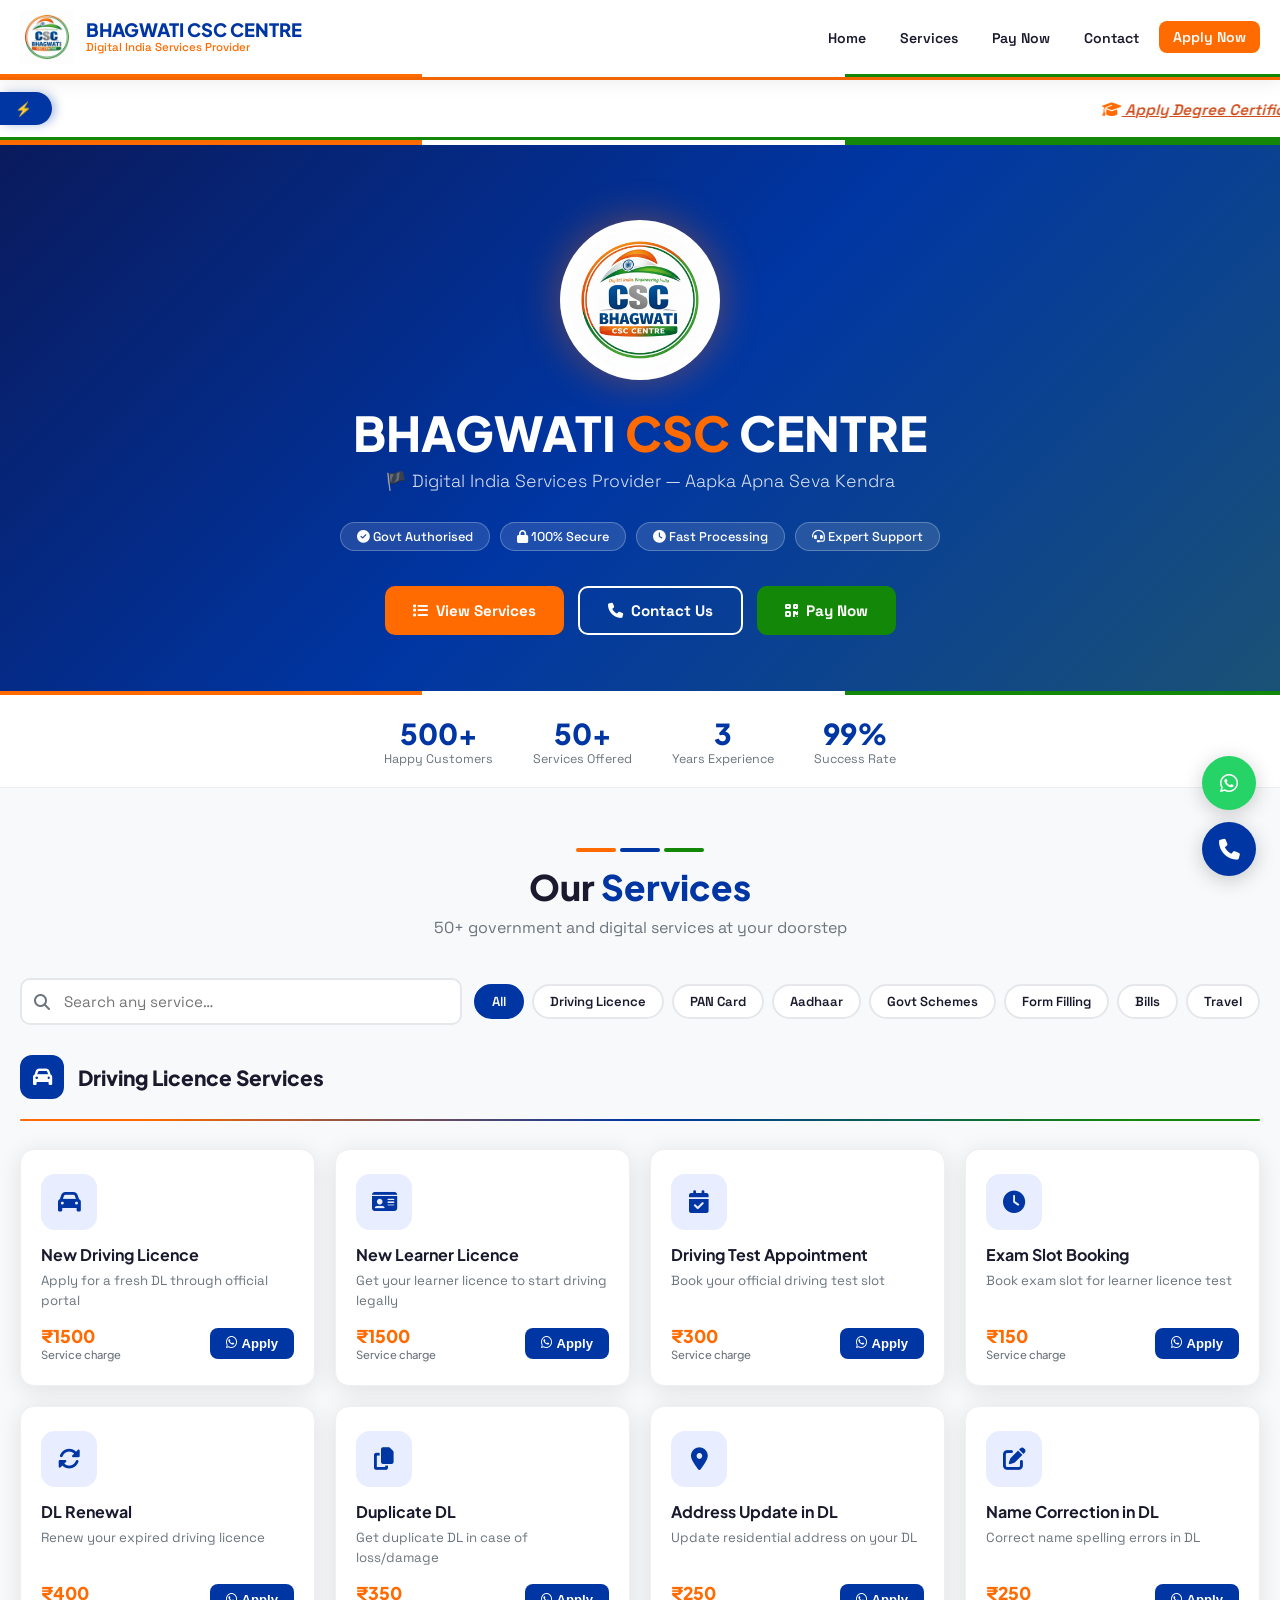
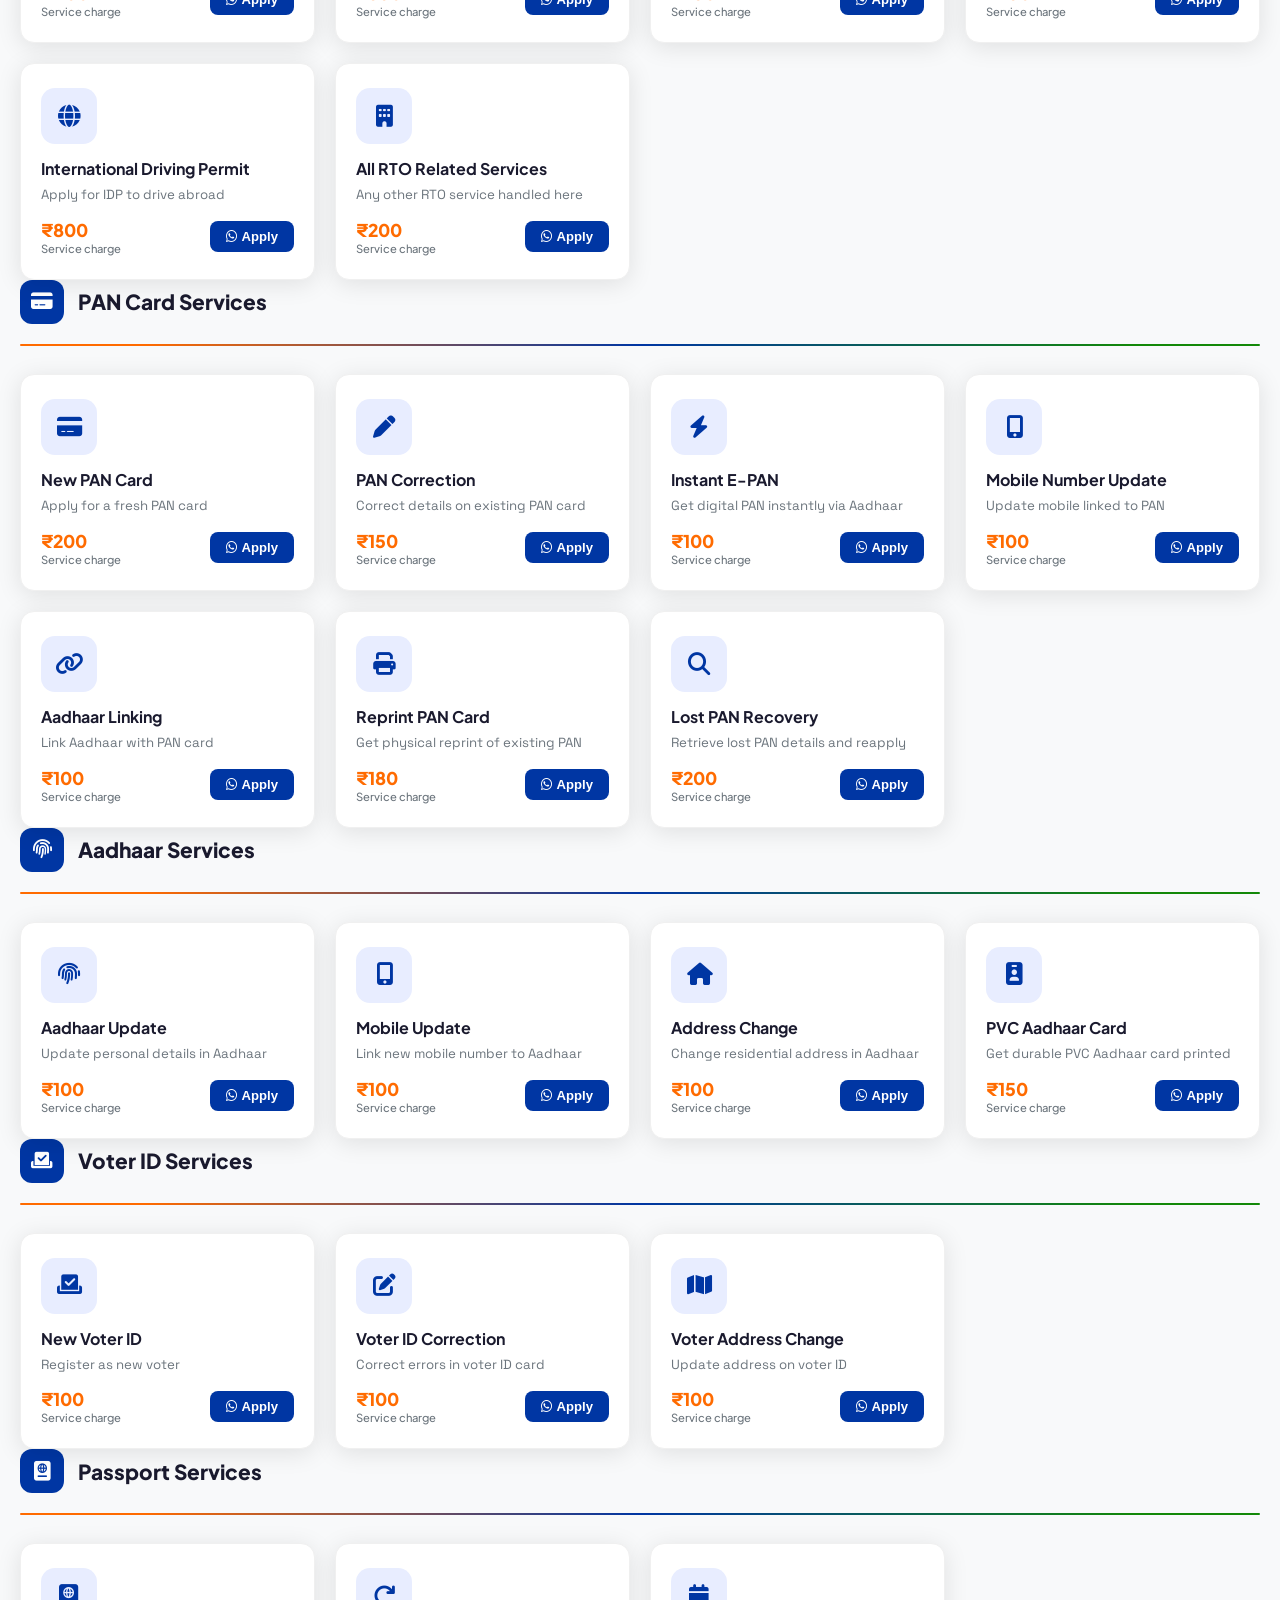
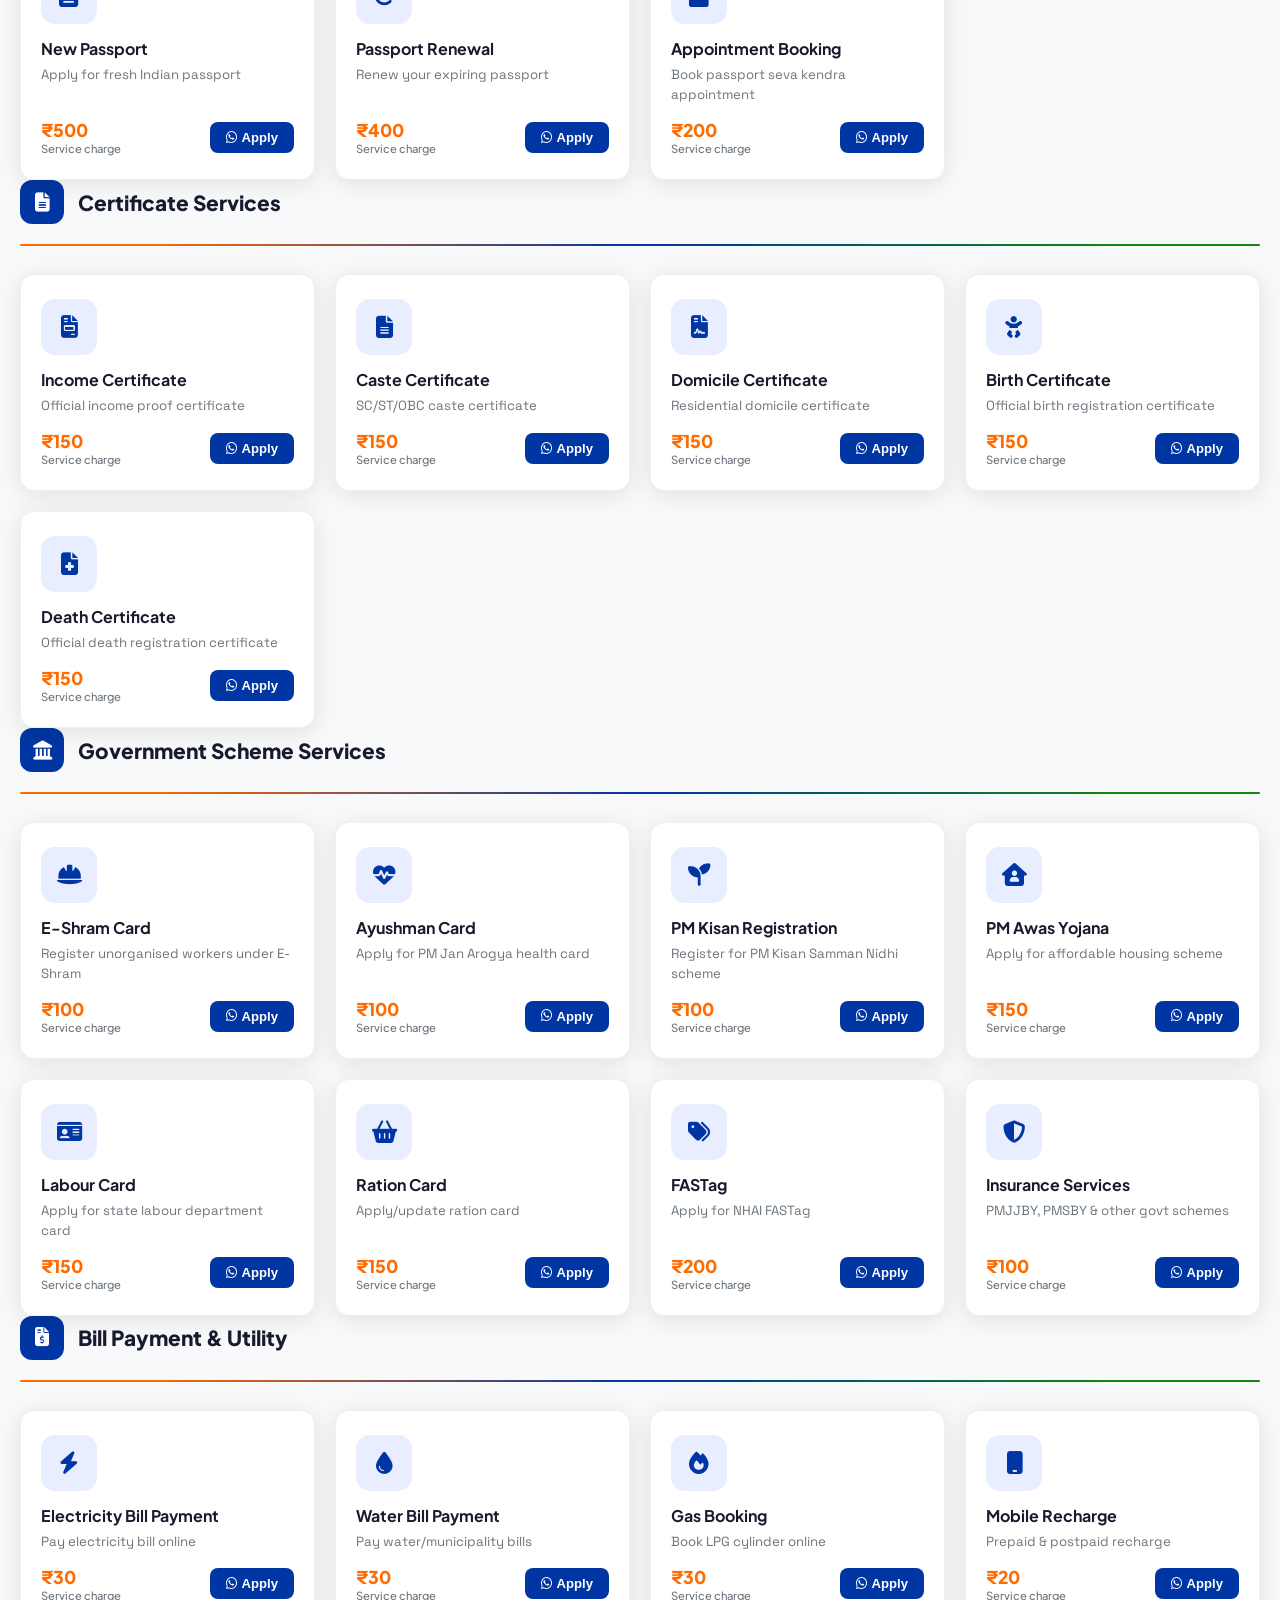
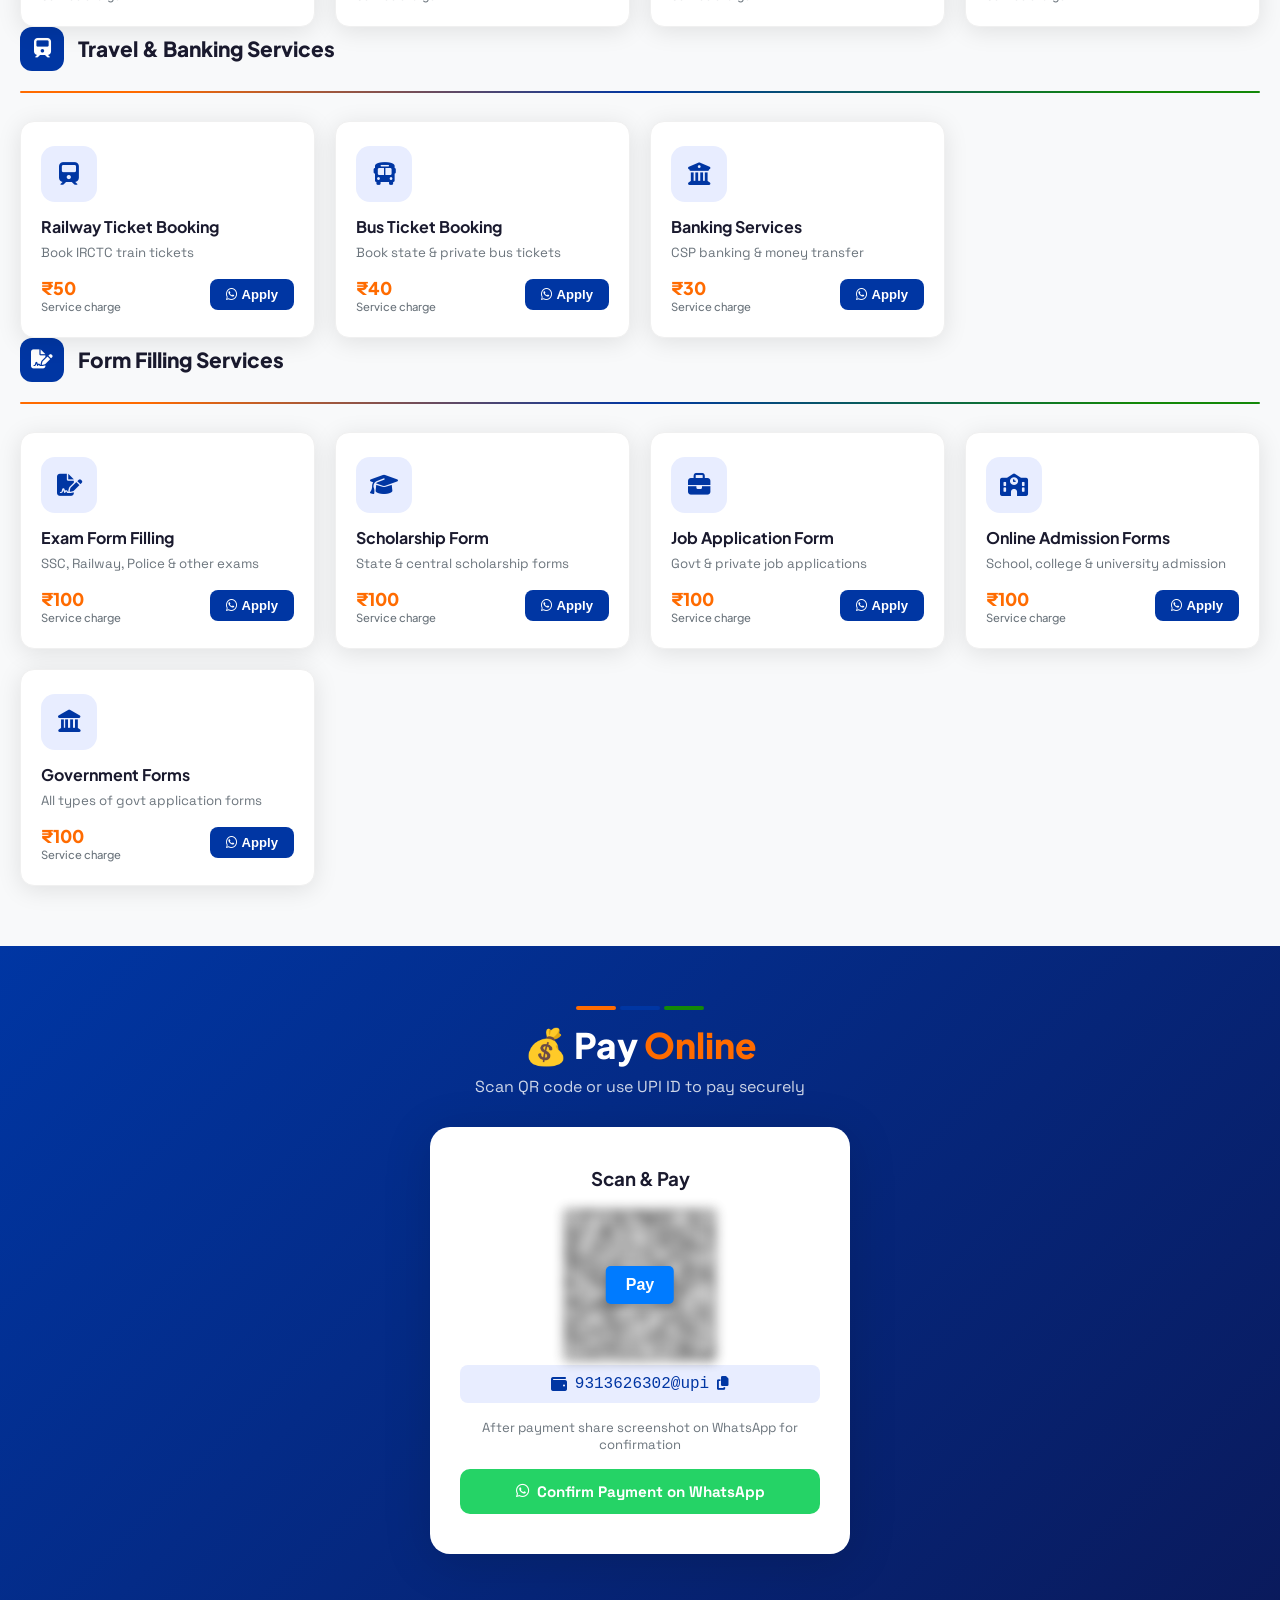
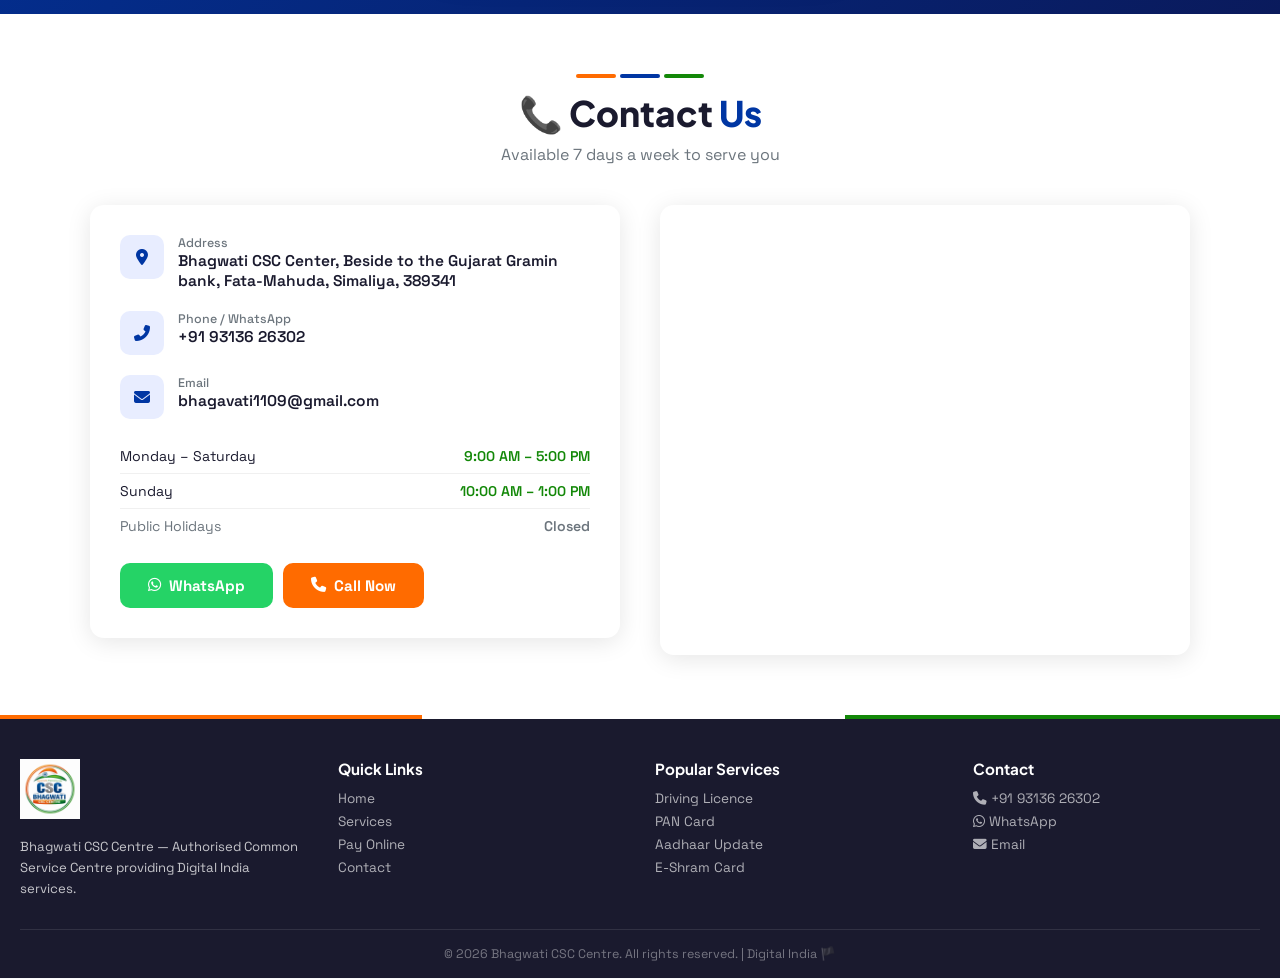
<file: index.html>
<!DOCTYPE html>
<html lang="en">
<head>
  <meta charset="UTF-8">
  <meta name="viewport" content="width=device-width, initial-scale=1.0">
  <meta name="description" content="Bhagwati CSC Centre — Digital India Services Provider. PAN Card, Driving Licence, Aadhaar, Passport & More.">
  <title>Bhagwati CSC Centre | Digital India Services</title>
  <link rel="stylesheet" href="https://cdnjs.cloudflare.com/ajax/libs/font-awesome/6.5.1/css/all.min.css">
  <link href="https://fonts.googleapis.com/css2?family=Plus+Jakarta+Sans:wght@400;600;700;800&family=Space+Grotesk:wght@300;400;500;600;700&display=swap" rel="stylesheet">
  <link rel="stylesheet" href="css/style.css">
</head>
<body>

<nav class="navbar">
  <div class="nav-inner">
    <a href="#home" class="nav-brand">
      <img src="assets/images/logo.png" alt="Bhagwati CSC Centre" class="nav-logo">
      <div class="nav-brand-text">
        <div class="name">BHAGWATI CSC CENTRE</div>
        <div class="tagline">Digital India Services Provider</div>
      </div>
    </a>
    <button class="hamburger" id="hamburger"><span></span><span></span><span></span></button>
    <ul class="nav-links" id="nav-links">
      <li><a href="#home">Home</a></li>
      <li><a href="#services">Services</a></li>
      <li><a href="#payment">Pay Now</a></li>
      <li><a href="#contact">Contact</a></li>
      <li><a href="#services" class="nav-cta btn">Apply Now</a></li>
    </ul>
  </div>
</nav>

  <!-- marquee tag add -->
    <section style="background: #ffffff; padding: 12px 0; border-top: 3px solid #FF6B00; border-bottom: 3px solid #138808; box-shadow: 0 4px 15px rgba(0,0,0,0.08); font-family: 'Space Grotesk', sans-serif; overflow: hidden; display: flex; align-items: center; position: relative;">
  
  <div style="background: #0036A3; color: #fff; padding: 8px 20px 8px 15px; border-radius: 0 50px 50px 0; font-weight: 800; font-size: 0.85rem; text-transform: uppercase; white-space: nowrap; font-family: 'Plus Jakarta Sans', sans-serif; z-index: 10; box-shadow: 4px 0 10px rgba(0,54,163,0.3);">
    ⚡ 
  </div>
    <marquee behavior="scroll" direction="left" scrollamount="8" onmouseover="this.stop();" onmouseout="this.start();" style="flex: 1; color: #1A1A2E; font-weight: 600; font-size: 0.95rem; align-items: center; padding-top: 2px;">
    
    <span style="margin: 0 25px; display: inline-flex; align-items: center; gap: 8px;">
      <i style="cursor: pointer; color: rgb(207, 76, 28); text-decoration: underline;" 
      onclick="applyNow('Apply Degree Certificate')"><i class="fas fa-graduation-cap" style="color: #FF6B00;"></i> Apply Degree Certificate
      </i>
    </span>
    <span style="margin: 0 25px; display: inline-flex; align-items: center; gap: 8px;">
      <i style="cursor: pointer; color: rgb(171, 62, 23); text-decoration: underline;" 
      onclick="applyNow('Collage fees Payment')"><i class="fa fa-credit-card" style="color: #ee623b;"></i> Collage fees Payment
      </i>
    </span>
    <span style="margin: 0 25px; display: inline-flex; align-items: center; gap: 8px;">
      <i style="cursor: pointer; color: rgb(171, 62, 23); text-decoration: underline;" 
      onclick="applyNow('MarkSheet Download')"><i class="fas fa-file-alt" style="color: #ee623b;"></i> MarkSheet Download
      </i>
    </span>
    </marquee>
</div>
</section>

  

<section class="hero" id="home">
  <img src="assets/images/logo.png" alt="Bhagwati CSC Centre" class="hero-logo">
  <h1>BHAGWATI <span>CSC</span> CENTRE</h1>
  <p class="tagline">&#127988; Digital India Services Provider — Aapka Apna Seva Kendra</p>
  <div class="hero-badges">
    <span class="badge-pill"><i class="fas fa-check-circle"></i> Govt Authorised</span>
    <span class="badge-pill"><i class="fas fa-lock"></i> 100% Secure</span>
    <span class="badge-pill"><i class="fas fa-clock"></i> Fast Processing</span>
    <span class="badge-pill"><i class="fas fa-headset"></i> Expert Support</span>
  </div>
  <div class="hero-buttons">
    <a href="#services" class="btn btn-primary"><i class="fas fa-list"></i> View Services</a>
    <a href="#contact"  class="btn btn-outline"><i class="fas fa-phone"></i> Contact Us</a>
    <a href="#payment"  class="btn btn-green"><i class="fas fa-qrcode"></i> Pay Now</a>
  </div>
  <div class="hero-flag-strip"></div>
</section>

<div class="stats-bar">
  <div class="stats-inner">
    <div class="stat-item"><div class="num count-up" data-target="500" data-suffix="+">0+</div><div class="lbl">Happy Customers</div></div>
    <div class="stat-item"><div class="num count-up" data-target="50"   data-suffix="+">0+</div><div class="lbl">Services Offered</div></div>
    <div class="stat-item"><div class="num count-up" data-target="3"    data-suffix="">0</div><div class="lbl">Years Experience</div></div>
    <div class="stat-item"><div class="num count-up" data-target="99"   data-suffix="%">0%</div><div class="lbl">Success Rate</div></div>
  </div>
</div>

<section class="section" id="services">
  <div class="section-header">
    <div class="accent-line"><span class="s"></span><span class="w"></span><span class="g"></span></div>
    <h2>Our <span>Services</span></h2>
    <p>50+ government and digital services at your doorstep</p>
  </div>
  <div class="search-bar-wrap">
    <div class="search-input-wrap">
      <i class="fas fa-search"></i>
      <input type="text" id="service-search" class="search-input" placeholder="Search any service…">
    </div>
    <div class="filter-chips">
      <button class="chip active" data-cat="all">All</button>
      <button class="chip" data-cat="driving">Driving Licence</button>
      <button class="chip" data-cat="pan">PAN Card</button>
      <button class="chip" data-cat="aadhaar">Aadhaar</button>
      <button class="chip" data-cat="govt">Govt Schemes</button>
      <button class="chip" data-cat="forms">Form Filling</button>
      <button class="chip" data-cat="bills">Bills</button>
      <button class="chip" data-cat="travel">Travel</button>
    </div>
  </div>
  <div id="all-services-container"></div>
</section>

<section class="pay-section" id="payment">
  <div class="section-header" style="color:white;margin-bottom:30px;">
    <div class="accent-line"><span class="s"></span><span class="w"></span><span class="g"></span></div>
    <h2 style="color:white;">&#128176; Pay <span style="color:var(--saffron);">Online</span></h2>
    <p style="color:rgba(255,255,255,.8);">Scan QR code or use UPI ID to pay securely</p>
  </div>
  <div class="pay-card">
    <h3 style="font-family:var(--font-head);color:var(--dark);margin-bottom:20px;">Scan &amp; Pay</h3>
    <!-- <div class="qr-placeholder">
      <i class="fas fa-qrcode" style="font-size:4rem;opacity:.4;"></i>
      <span style="font-size:.78rem;color:var(--gray);">Replace with your QR image</span>
    </div> -->

    
    <div class="qr-container">
  <img src="assets/images/QR_1771758282.png" id="qr-image" class="blurred-qr" alt="Payment QR Code">
  
  <button id="pay-btn" class="pay-button">Pay</button>
</div>

    <!-- <div class="qr-placeholder">
  <img src="assets/images/logo.png" alt="QR Code" style="width: 100%; max-width: 150px; height: auto;">
</div> -->
    




    <div class="upi-id">
      <i class="fas fa-wallet" style="color:var(--blue);"></i>
      <span id="upi-id-text">9313626302@upi</span>
      <button class="copy-btn" onclick="copyUPI()"><i class="fas fa-copy"></i></button>
    </div>
    <p style="font-size:.82rem;color:var(--gray);margin-bottom:16px;">After payment share screenshot on WhatsApp for confirmation</p>
    <a href="https://wa.me/919313626302?text=Hello%20I%20have%20paid%20the%20service%20fee.%20Please%20confirm." class="btn btn-wa" style="width:100%;justify-content:center;" target="_blank">
      <i class="fab fa-whatsapp"></i> Confirm Payment on WhatsApp
    </a>
  </div>
</section>

<section class="section section-alt" id="contact">
  <div class="section-header">
    <div class="accent-line"><span class="s"></span><span class="w"></span><span class="g"></span></div>
    <h2>&#128222; Contact <span>Us</span></h2>
    <p>Available 7 days a week to serve you</p>
  </div>
  <div class="contact-grid">
    <div class="contact-card">
      <div class="contact-item">
        <div class="contact-icon"><i class="fas fa-map-marker-alt"></i></div>
        <div class="info"><div class="label">Address</div><div class="value">Bhagwati CSC Center, Beside to the Gujarat Gramin bank, Fata-Mahuda, Simaliya, 389341</div></div>
      </div>
      <div class="contact-item">
        <div class="contact-icon"><i class="fas fa-phone-alt"></i></div>
        <div class="info"><div class="label">Phone / WhatsApp</div><div class="value">+91 93136 26302</div></div>
      </div>
      <div class="contact-item">
        <div class="contact-icon"><i class="fas fa-envelope"></i></div>
        <div class="info"><div class="label">Email</div><div class="value">bhagavati1109@gmail.com</div></div>
      </div>
      <table class="hours-table">
        <tr><td>Monday – Saturday</td><td>9:00 AM – 5:00 PM</td></tr>
        <tr><td>Sunday</td><td>10:00 AM – 1:00 PM</td></tr>
        <tr><td>Public Holidays</td><td>Closed</td></tr>
      </table>
      <div style="display:flex;gap:10px;margin-top:20px;flex-wrap:wrap;">
        <a href="https://wa.me/919313626302" class="btn btn-wa" target="_blank"><i class="fab fa-whatsapp"></i> WhatsApp</a>
        <a href="tel:+919313626302" class="btn btn-primary"><i class="fas fa-phone"></i> Call Now</a>
      </div>
    </div>
    <div class="map-frame">
      <iframe src="https://www.google.com/maps/embed?pb=!1m18!1m12!1m3!1d274.91216437982604!2d73.7216114738544!3d22.687606648962298!2m3!1f0!2f0!3f0!3m2!1i1024!2i768!4f13.1!3m3!1m2!1s0x39608f06034687df%3A0xe4fad882deeba42b!2sBHAGWATI!5e0!3m2!1sen!2sin!4v1771749122233!5m2!1sen!2sin" width="600" height="450" style="border:0;" allowfullscreen="" loading="lazy" referrerpolicy="no-referrer-when-downgrade"></iframe>
       
    </div>
  </div>
</section>

<footer>
  <div class="footer-inner">
    <div>
      <img src="assets/images/logo.png" alt="Logo" style="height:60px;margin-bottom:12px;">
      <p style="font-size:.82rem;line-height:1.6;">Bhagwati CSC Centre — Authorised Common Service Centre providing Digital India services.</p>
    </div>
    <div>
      <h4>Quick Links</h4>
      <a href="#home">Home</a><a href="#services">Services</a>
      <a href="#payment">Pay Online</a><a href="#contact">Contact</a>
    </div>
    <div>
      <h4>Popular Services</h4>
      <a href="#services">Driving Licence</a><a href="#services">PAN Card</a>
      <a href="#services">Aadhaar Update</a><a href="#services">E-Shram Card</a>
    </div>
    <div>
      <h4>Contact</h4>
      <a href="tel:+919313626302"><i class="fas fa-phone"></i> +91 93136 26302</a>
      <a href="https://wa.me/919313626302"><i class="fab fa-whatsapp"></i> WhatsApp</a>
      <a href="mailto:bhagavati1109@gmail.com"><i class="fas fa-envelope"></i> Email</a>
    </div>
  </div>
  <div class="footer-bottom">&#169; 2026 Bhagwati CSC Centre. All rights reserved. | Digital India &#127988;</div>
</footer>

<div class="float-buttons">
  <a href="https://wa.me/919313626302" class="float-btn wa" target="_blank"><i class="fab fa-whatsapp"></i></a>
  <a href="tel:+919313626302" class="float-btn call"><i class="fas fa-phone"></i></a>
</div>

<div id="toast-container"></div>
<script src="js/services.js"></script>
<script src="js/script.js"></script>
</body>
</html>
</file>
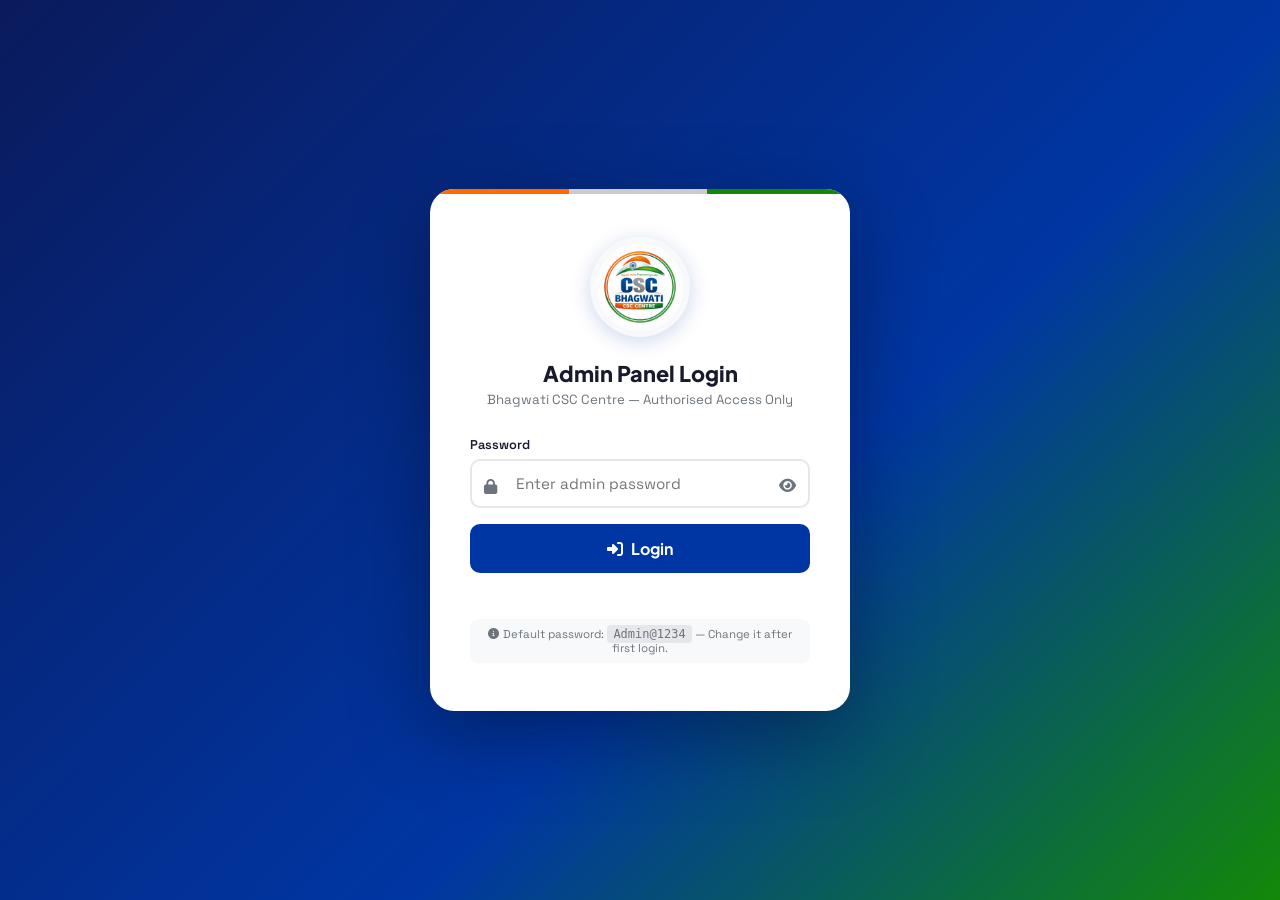
<file: admin/index.html>
<!DOCTYPE html>
<html lang="en">
<head>
  <meta charset="UTF-8">
  <meta name="viewport" content="width=device-width, initial-scale=1.0">
  <meta name="robots" content="noindex, nofollow">
  <title>Admin Login — Bhagwati CSC Centre</title>
  <link rel="stylesheet" href="https://cdnjs.cloudflare.com/ajax/libs/font-awesome/6.5.1/css/all.min.css">
  <link href="https://fonts.googleapis.com/css2?family=Plus+Jakarta+Sans:wght@700;800&family=Space+Grotesk:wght@400;500;600;700&display=swap" rel="stylesheet">
  <link rel="stylesheet" href="../css/style.css">
</head>
<body>

<!-- ══════════════════════════════════════════
     LOGIN WALL  (always shown first)
══════════════════════════════════════════ -->
<div class="login-overlay" id="login-overlay">
  <div class="login-box">
    <img src="../assets/images/logo.png" alt="Bhagwati CSC Centre" class="login-logo">
    <h2>Admin Panel Login</h2>
    <p class="sub">Bhagwati CSC Centre — Authorised Access Only</p>

    <!-- Lockout notice -->
    <div class="login-lockout" id="lockout-notice">
      <i class="fas fa-ban"></i> <strong>Account Locked!</strong><br>
      Too many incorrect attempts.<br>
      <strong id="lockout-timer">Please wait…</strong>
    </div>

    <div id="login-form-wrap">
      <div class="login-field">
        <label for="admin-pass">Password</label>
        <i class="fas fa-lock field-icon"></i>
        <input type="password" id="admin-pass" placeholder="Enter admin password" autocomplete="current-password">
        <button type="button" class="eye-toggle" id="eye-toggle" aria-label="Toggle password visibility">
          <i class="fas fa-eye" id="eye-icon"></i>
        </button>
      </div>

      <button class="login-btn" onclick="doLogin()">
        <i class="fas fa-sign-in-alt"></i> Login
      </button>

      <div class="login-error" id="login-error">
        <i class="fas fa-exclamation-circle"></i>
        <span id="error-msg">Incorrect password.</span>
      </div>
      <div class="attempt-warn" id="attempt-warn"></div>
    </div>

    <div class="default-hint">
      <i class="fas fa-info-circle"></i>
      Default password: <code>Admin@1234</code> — Change it after first login.
    </div>
  </div>
</div>

<!-- ══════════════════════════════════════════
     ADMIN PANEL (shown only after login)
══════════════════════════════════════════ -->
<div class="admin-content" id="admin-content">

  <div class="admin-nav-bar">
    <h1><i class="fas fa-shield-alt"></i> Admin Panel — Bhagwati CSC Centre</h1>
    <div class="admin-nav-links">
      <a href="../index.html" target="_blank"><i class="fas fa-external-link-alt"></i> View Site</a>
      <button class="logout-btn" onclick="adminLogout()"><i class="fas fa-sign-out-alt"></i> Logout</button>
    </div>
  </div>

  <div class="admin-wrapper">

    <div class="admin-top-bar">
      <h2>⚙️ Service Price Manager</h2>
      <div class="admin-actions">
        <button class="btn-save"   onclick="saveAllPrices()"><i class="fas fa-save"></i> Save All</button>
        <button class="btn-danger" onclick="resetToDefault()"><i class="fas fa-undo"></i> Reset Default</button>
        <button class="btn-export" onclick="exportJSON()"><i class="fas fa-download"></i> Export JSON</button>
      </div>
    </div>

    <!-- Change Password -->
    <div class="change-pass-box">
      <h3><i class="fas fa-key" style="color:var(--saffron);margin-right:8px;"></i>Change Admin Password</h3>
      <div class="pass-fields">
        <input type="password" id="cur-pass"  placeholder="Current password">
        <input type="password" id="new-pass"  placeholder="New password (min 8 chars)">
        <input type="password" id="conf-pass" placeholder="Confirm new password">
        <button class="btn-save" onclick="doChangePass()"><i class="fas fa-lock"></i> Update</button>
      </div>
    </div>

    <!-- Dynamic tables -->
    <div id="admin-tables"></div>
  </div>
</div>

<div id="toast-container"></div>

<script src="../js/services.js"></script>
<script src="../js/admin-auth.js"></script>
<script>
/* ── Toast ── */
function showToast(msg, type = "info") {
  const c = document.getElementById("toast-container");
  const t = document.createElement("div");
  t.className = `toast ${type}`;
  const icons = { success:"fa-check-circle", error:"fa-times-circle", info:"fa-info-circle" };
  t.innerHTML = `<i class="fas ${icons[type]||icons.info}"></i> ${msg}`;
  c.appendChild(t);
  setTimeout(() => t.remove(), 3500);
}

/* ── Eye toggle ── */
document.getElementById("eye-toggle").addEventListener("click", () => {
  const inp  = document.getElementById("admin-pass");
  const icon = document.getElementById("eye-icon");
  if (inp.type === "password") { inp.type = "text";     icon.className = "fas fa-eye-slash"; }
  else                         { inp.type = "password"; icon.className = "fas fa-eye"; }
});

/* ── Enter key ── */
document.getElementById("admin-pass").addEventListener("keydown", e => { if (e.key === "Enter") doLogin(); });

/* ── Lockout countdown ── */
let lockTimer;
function startLockoutUI(until) {
  document.getElementById("lockout-notice").classList.add("show");
  const form = document.getElementById("login-form-wrap");
  form.style.opacity = "0.25";
  form.style.pointerEvents = "none";

  function tick() {
    const left = until - Date.now();
    if (left <= 0) {
      clearInterval(lockTimer);
      document.getElementById("lockout-notice").classList.remove("show");
      form.style.opacity = "1";
      form.style.pointerEvents = "auto";
      localStorage.removeItem("admin_lockout_until");
      return;
    }
    const m = Math.floor(left / 60000);
    const s = Math.floor((left % 60000) / 1000);
    document.getElementById("lockout-timer").textContent = `Try again in ${m}:${String(s).padStart(2,"0")}`;
  }
  tick();
  lockTimer = setInterval(tick, 1000);
}

/* ── Init on page load ── */
(function init() {
  seedPassword();
  const lockUntil = getLockout();
  if (lockUntil) startLockoutUI(lockUntil);
  if (isAuthenticated()) revealPanel();
})();

/* ── Login handler ── */
function doLogin() {
  const pass  = document.getElementById("admin-pass").value;
  const errEl = document.getElementById("login-error");
  const warn  = document.getElementById("attempt-warn");
  const msg   = document.getElementById("error-msg");

  errEl.classList.remove("show");
  warn.textContent = "";

  if (!pass) { msg.textContent = "Please enter your password."; errEl.classList.add("show"); return; }

  const res = attemptLogin(pass);

  if (res.ok) {
    revealPanel();
  } else if (res.locked) {
    startLockoutUI(res.until);
  } else {
    msg.textContent = "Incorrect password. Please try again.";
    errEl.classList.add("show");
    if (res.remaining <= 2) warn.textContent = `⚠️ ${res.remaining} attempt(s) left before 15-min lockout!`;
    document.getElementById("admin-pass").value = "";
    document.getElementById("admin-pass").focus();
  }
}

function revealPanel() {
  document.getElementById("login-overlay").style.display = "none";
  document.getElementById("admin-content").classList.add("unlocked");
  renderAdminTables();
}

/* ── Change password ── */
function doChangePass() {
  const res = changePassword(
    document.getElementById("cur-pass").value,
    document.getElementById("new-pass").value,
    document.getElementById("conf-pass").value
  );
  if (res.ok) {
    showToast("Password changed! Logging out…", "success");
    setTimeout(() => location.reload(), 1800);
  } else {
    showToast(res.msg, "error");
  }
}

/* ── Admin tables ── */
const CAT_LABELS = {
  driving:"Driving Licence", pan:"PAN Card", aadhaar:"Aadhaar",
  voter:"Voter ID", passport:"Passport", certificates:"Certificates",
  govt:"Govt Schemes", bills:"Bill Payments", travel:"Travel & Banking", forms:"Form Filling"
};

function renderAdminTables() {
  const services = getServices();
  const container = document.getElementById("admin-tables");
  container.innerHTML = "";
  Object.entries(services).forEach(([cat, items]) => {
    const card = document.createElement("div");
    card.className = "admin-card";
    card.innerHTML = `
      <div class="admin-card-head">
        <span>${CAT_LABELS[cat] || cat}</span>
        <span style="font-size:.78rem;color:var(--gray);">${items.length} services</span>
      </div>
      <table class="admin-table">
        <thead><tr><th>Service</th><th>Description</th><th style="text-align:right;">Price (&#8377;)</th></tr></thead>
        <tbody>
          ${items.map(s => `
            <tr>
              <td><i class="fas ${s.icon}" style="color:var(--blue);margin-right:8px;"></i>${s.title}</td>
              <td style="color:var(--gray);font-size:.82rem;">${s.desc}</td>
              <td style="text-align:right;">
                <input type="number" class="price-input" data-id="${s.id}" value="${s.price}" min="0">
              </td>
            </tr>`).join("")}
        </tbody>
      </table>`;
    container.appendChild(card);
  });
}

function saveAllPrices() {
  const services = getServices();
  document.querySelectorAll(".price-input").forEach(inp => {
    const id = inp.dataset.id;
    Object.values(services).forEach(items => {
      const item = items.find(s => s.id === id);
      if (item) item.price = parseInt(inp.value) || 0;
    });
  });
  localStorage.setItem("csc_services", JSON.stringify(services));
  showToast("All prices saved!", "success");
}

function resetToDefault() {
  if (confirm("Reset all prices to factory defaults? This cannot be undone.")) {
    localStorage.removeItem("csc_services");
    renderAdminTables();
    showToast("Reset to default prices.", "info");
  }
}

function exportJSON() {
  const blob = new Blob([JSON.stringify(getServices(), null, 2)], { type:"application/json" });
  const a = document.createElement("a");
  a.href = URL.createObjectURL(blob);
  a.download = "csc_services_backup.json";
  a.click();
  showToast("Exported!", "success");
}
</script>
</body>
</html>
</file>
<file: css/style.css>
@import url('https://fonts.googleapis.com/css2?family=Plus+Jakarta+Sans:wght@400;600;700;800&family=Space+Grotesk:wght@300;400;500;600;700&display=swap');

:root {
  --saffron:#FF6B00; --saffron-lt:#FFF3E8;
  --green:#138808;   --green-lt:#E8F5E9;
  --blue:#0036A3;    --blue-lt:#E8EDFF;
  --white:#FFFFFF;   --off-white:#F8F9FA;
  --dark:#1A1A2E;    --gray:#6C757D;
  --shadow:0 4px 24px rgba(0,0,0,0.10);
  --shadow-lg:0 8px 48px rgba(0,0,0,0.15);
  --radius:14px;
  --font-head:'Plus Jakarta Sans',sans-serif;
  --font-body:'Space Grotesk',sans-serif;
}
*,*::before,*::after{box-sizing:border-box;margin:0;padding:0;}
html{scroll-behavior:smooth;}
body{font-family:var(--font-body);background:var(--off-white);color:var(--dark);overflow-x:hidden;}
::-webkit-scrollbar{width:6px;}::-webkit-scrollbar-track{background:#f1f1f1;}::-webkit-scrollbar-thumb{background:var(--blue);border-radius:3px;}

/* NAVBAR */
.navbar{position:sticky;top:0;z-index:1000;background:var(--white);box-shadow:0 2px 20px rgba(0,0,0,.10);border-bottom:3px solid transparent;border-image:linear-gradient(90deg,var(--saffron) 33%,var(--white) 33% 66%,var(--green) 66%) 1;}
.nav-inner{max-width:1280px;margin:0 auto;display:flex;align-items:center;justify-content:space-between;padding:10px 20px;}
.nav-brand{display:flex;align-items:center;gap:12px;text-decoration:none;}
.nav-logo{height:54px;width:auto;}
.nav-brand-text .name{font-family:var(--font-head);font-size:1.15rem;font-weight:800;color:var(--blue);line-height:1.1;}
.nav-brand-text .tagline{font-size:.72rem;color:var(--saffron);font-weight:500;}
.nav-links{display:flex;gap:6px;list-style:none;align-items:center;}
.nav-links a{text-decoration:none;padding:7px 14px;border-radius:8px;font-size:.88rem;font-weight:600;color:var(--dark);transition:all .2s;}
.nav-links a:hover{background:var(--blue-lt);color:var(--blue);}
.nav-cta{background:var(--saffron)!important;color:var(--white)!important;border-radius:8px!important;}
.nav-cta:hover{background:#e55e00!important;transform:translateY(-1px);}
.hamburger{display:none;flex-direction:column;gap:5px;cursor:pointer;padding:8px;background:none;border:none;}
.hamburger span{display:block;width:24px;height:2px;background:var(--dark);border-radius:2px;transition:all .3s;}

/* HERO */
.hero{background:linear-gradient(135deg,#0A1A5C 0%,#0036A3 50%,#1a5276 100%);padding:80px 20px 60px;text-align:center;position:relative;overflow:hidden;}
.hero::before{content:'';position:absolute;top:0;left:0;right:0;height:5px;background:linear-gradient(90deg,var(--saffron) 33%,var(--white) 33% 66%,var(--green) 66%);}
.hero-flag-strip{position:absolute;bottom:0;left:0;right:0;height:4px;background:linear-gradient(90deg,var(--saffron) 33%,var(--white) 33% 66%,var(--green) 66%);}
.hero-logo{width:160px;height:160px;object-fit:contain;border-radius:50%;background:white;padding:8px;box-shadow:0 0 40px rgba(255,107,0,.4);margin-bottom:20px;animation:pulse 3s ease-in-out infinite;}
@keyframes pulse{0%,100%{box-shadow:0 0 40px rgba(255,107,0,.4);}50%{box-shadow:0 0 60px rgba(255,107,0,.7);}}
.hero h1{font-family:var(--font-head);font-size:clamp(1.8rem,4vw,3rem);font-weight:800;color:var(--white);line-height:1.15;margin-bottom:10px;}
.hero h1 span{color:var(--saffron);}
.hero p.tagline{font-size:1.1rem;color:rgba(255,255,255,.85);margin-bottom:30px;font-weight:300;}
.hero-badges{display:flex;justify-content:center;flex-wrap:wrap;gap:10px;margin-bottom:35px;}
.badge-pill{background:rgba(255,255,255,.12);border:1px solid rgba(255,255,255,.25);color:white;padding:5px 16px;border-radius:999px;font-size:.8rem;font-weight:500;}
.hero-buttons{display:flex;justify-content:center;flex-wrap:wrap;gap:14px;}

/* BUTTONS */
.btn{display:inline-flex;align-items:center;gap:8px;padding:13px 28px;border-radius:10px;font-family:var(--font-body);font-size:.95rem;font-weight:700;text-decoration:none;border:none;cursor:pointer;transition:all .25s;white-space:nowrap;}
.btn-primary{background:var(--saffron);color:white;}.btn-primary:hover{background:#e55e00;transform:translateY(-2px);box-shadow:0 8px 24px rgba(255,107,0,.4);}
.btn-outline{background:transparent;color:white;border:2px solid white;}.btn-outline:hover{background:white;color:var(--blue);transform:translateY(-2px);}
.btn-green{background:var(--green);color:white;}.btn-green:hover{background:#0d6e06;transform:translateY(-2px);}
.btn-wa{background:#25D366;color:white;}.btn-wa:hover{background:#1ab755;transform:translateY(-2px);}

/* STATS */
.stats-bar{background:white;border-bottom:1px solid #eee;padding:20px;}
.stats-inner{max-width:1280px;margin:0 auto;display:flex;justify-content:center;flex-wrap:wrap;gap:40px;}
.stat-item{text-align:center;}.stat-item .num{font-size:1.8rem;font-weight:800;color:var(--blue);font-family:var(--font-head);}.stat-item .lbl{font-size:.78rem;color:var(--gray);}

/* SECTION */
.section{padding:60px 20px;}.section-alt{background:white;}
.section-header{text-align:center;margin-bottom:40px;}
.section-header h2{font-family:var(--font-head);font-size:clamp(1.6rem,3vw,2.2rem);font-weight:800;color:var(--dark);margin-bottom:8px;}
.section-header h2 span{color:var(--blue);}
.section-header p{color:var(--gray);font-size:1rem;max-width:600px;margin:0 auto;}
.accent-line{display:flex;justify-content:center;gap:4px;margin-bottom:12px;}
.accent-line span{display:block;height:4px;border-radius:2px;}
.accent-line .s{width:40px;background:var(--saffron);}.accent-line .w{width:40px;background:var(--blue);}.accent-line .g{width:40px;background:var(--green);}

/* SEARCH */
.search-bar-wrap{max-width:1280px;margin:0 auto 30px;display:flex;flex-wrap:wrap;gap:12px;align-items:center;justify-content:space-between;}
.search-input-wrap{position:relative;flex:1;min-width:250px;}
.search-input-wrap i{position:absolute;left:14px;top:50%;transform:translateY(-50%);color:var(--gray);}
.search-input{width:100%;padding:12px 14px 12px 42px;border:2px solid #e5e7eb;border-radius:10px;font-family:var(--font-body);font-size:.95rem;transition:border-color .2s;outline:none;}
.search-input:focus{border-color:var(--blue);}
.filter-chips{display:flex;flex-wrap:wrap;gap:8px;}
.chip{padding:7px 16px;border-radius:999px;border:2px solid #e5e7eb;background:white;font-family:var(--font-body);font-size:.82rem;font-weight:600;cursor:pointer;transition:all .2s;color:var(--dark);}
.chip.active{background:var(--blue);color:white;border-color:var(--blue);}
.chip:hover:not(.active){border-color:var(--blue);color:var(--blue);}

/* CARDS */
.cards-grid{max-width:1280px;margin:0 auto;display:grid;grid-template-columns:repeat(auto-fill,minmax(260px,1fr));gap:20px;}
.service-card{background:white;border-radius:var(--radius);box-shadow:var(--shadow);padding:24px 20px;display:flex;flex-direction:column;transition:all .3s;border:1px solid #f0f0f0;position:relative;overflow:hidden;}
.service-card::before{content:'';position:absolute;top:0;left:0;right:0;height:3px;background:linear-gradient(90deg,var(--saffron),var(--blue),var(--green));opacity:0;transition:opacity .3s;}
.service-card:hover{transform:translateY(-6px);box-shadow:var(--shadow-lg);}.service-card:hover::before{opacity:1;}
.card-icon{width:56px;height:56px;border-radius:14px;display:flex;align-items:center;justify-content:center;font-size:1.4rem;margin-bottom:14px;background:var(--blue-lt);color:var(--blue);}
.service-card .card-title{font-family:var(--font-head);font-size:1rem;font-weight:700;color:var(--dark);margin-bottom:6px;}
.service-card .card-desc{font-size:.83rem;color:var(--gray);flex:1;line-height:1.5;margin-bottom:14px;}
.card-footer{display:flex;align-items:center;justify-content:space-between;}
.card-price{font-size:1.1rem;font-weight:800;color:var(--saffron);font-family:var(--font-head);}
.card-price small{font-size:.7rem;font-weight:500;color:var(--gray);display:block;}
.btn-apply{background:var(--blue);color:white;padding:8px 16px;border-radius:8px;font-size:.82rem;font-weight:700;border:none;cursor:pointer;transition:all .2s;display:flex;align-items:center;gap:5px;}
.btn-apply:hover{background:var(--saffron);transform:scale(1.05);}
.cat-header{max-width:1280px;margin:0 auto 20px;display:flex;align-items:center;gap:14px;}
.cat-header-icon{width:44px;height:44px;border-radius:12px;background:var(--blue);color:white;display:flex;align-items:center;justify-content:center;font-size:1.2rem;flex-shrink:0;}
.cat-header h3{font-family:var(--font-head);font-size:1.3rem;font-weight:800;color:var(--dark);}
.cat-divider{max-width:1280px;margin:0 auto 28px;height:2px;background:linear-gradient(90deg,var(--saffron) 10%,var(--blue) 50%,var(--green) 90%);border-radius:2px;}

/* PAYMENT */
.pay-section{background:linear-gradient(135deg,var(--blue) 0%,#0A1A5C 100%);color:white;padding:60px 20px;text-align:center;}
.pay-card{background:white;border-radius:20px;padding:40px 30px;max-width:420px;margin:0 auto;box-shadow:var(--shadow-lg);}
.qr-placeholder{width:200px;height:200px;margin:0 auto 20px;background:#f5f5f5;border:3px dashed var(--blue);border-radius:12px;display:flex;align-items:center;justify-content:center;flex-direction:column;gap:8px;color:var(--blue);}
.upi-id{background:var(--blue-lt);border-radius:8px;padding:10px 20px;font-family:monospace;font-size:1rem;color:var(--blue);margin-bottom:16px;display:flex;align-items:center;justify-content:center;gap:8px;}
.copy-btn{background:none;border:none;cursor:pointer;color:var(--blue);}.copy-btn:hover{color:var(--saffron);}

/* CONTACT */
.contact-grid{max-width:1100px;margin:0 auto;display:grid;grid-template-columns:1fr 1fr;gap:40px;align-items:start;}
.contact-card{background:white;border-radius:var(--radius);padding:30px;box-shadow:var(--shadow);}
.contact-item{display:flex;gap:14px;align-items:flex-start;margin-bottom:20px;}
.contact-icon{width:44px;height:44px;border-radius:10px;flex-shrink:0;background:var(--blue-lt);color:var(--blue);display:flex;align-items:center;justify-content:center;font-size:1rem;}
.contact-item .info .label{font-size:.78rem;color:var(--gray);font-weight:500;}
.contact-item .info .value{font-size:.97rem;font-weight:600;color:var(--dark);}
.map-frame{border-radius:var(--radius);overflow:hidden;box-shadow:var(--shadow);}.map-frame iframe{display:block;}
.hours-table{width:100%;border-collapse:collapse;margin-top:16px;}
.hours-table td{padding:8px 0;border-bottom:1px solid #f0f0f0;font-size:.88rem;}
.hours-table td:last-child{text-align:right;font-weight:600;color:var(--green);}
.hours-table tr:last-child td{border-bottom:none;color:var(--gray);}

/* FLOATING */
.float-buttons{position:fixed;bottom:24px;right:24px;z-index:900;display:flex;flex-direction:column;gap:12px;}
.float-btn{width:54px;height:54px;border-radius:50%;display:flex;align-items:center;justify-content:center;font-size:1.3rem;text-decoration:none;color:white;box-shadow:0 4px 20px rgba(0,0,0,.2);transition:all .3s;border:none;cursor:pointer;}
.float-btn.wa{background:#25D366;}.float-btn.call{background:var(--blue);}
.float-btn:hover{transform:scale(1.15);box-shadow:0 6px 28px rgba(0,0,0,.3);}

/* FOOTER */
footer{background:var(--dark);color:rgba(255,255,255,.75);padding:40px 20px 0;border-top:4px solid transparent;border-image:linear-gradient(90deg,var(--saffron) 33%,white 33% 66%,var(--green) 66%) 1;}
.footer-inner{max-width:1280px;margin:0 auto;display:grid;grid-template-columns:repeat(auto-fit,minmax(200px,1fr));gap:30px;padding-bottom:30px;}
footer h4{color:white;font-family:var(--font-head);margin-bottom:12px;font-size:.95rem;}
footer a{color:rgba(255,255,255,.65);text-decoration:none;display:block;margin-bottom:6px;font-size:.85rem;}
footer a:hover{color:var(--saffron);}
.footer-bottom{border-top:1px solid rgba(255,255,255,.1);padding:16px 0;text-align:center;font-size:.78rem;color:rgba(255,255,255,.4);max-width:1280px;margin:0 auto;}

/* ══════════════════════════════
   ADMIN LOGIN WALL
══════════════════════════════ */
.login-overlay{position:fixed;inset:0;z-index:9999;background:linear-gradient(135deg,#0A1A5C 0%,#0036A3 60%,#138808 100%);display:flex;align-items:center;justify-content:center;padding:20px;}
.login-box{background:white;border-radius:24px;padding:48px 40px;width:100%;max-width:420px;box-shadow:0 24px 80px rgba(0,0,0,.35);text-align:center;position:relative;overflow:hidden;}
.login-box::before{content:'';position:absolute;top:0;left:0;right:0;height:5px;background:linear-gradient(90deg,var(--saffron) 33%,#ccc 33% 66%,var(--green) 66%);}
.login-logo{width:100px;height:100px;object-fit:contain;border-radius:50%;background:var(--off-white);padding:6px;margin-bottom:18px;box-shadow:0 4px 20px rgba(0,54,163,.2);}
.login-box h2{font-family:var(--font-head);font-size:1.35rem;font-weight:800;color:var(--dark);margin-bottom:4px;}
.login-box p.sub{font-size:.83rem;color:var(--gray);margin-bottom:28px;}
.login-field{position:relative;margin-bottom:16px;text-align:left;}
.login-field label{font-size:.8rem;font-weight:600;color:var(--dark);display:block;margin-bottom:6px;}
.login-field input{width:100%;padding:13px 44px 13px 44px;border:2px solid #e5e7eb;border-radius:10px;font-family:var(--font-body);font-size:.95rem;outline:none;transition:border-color .2s;}
.login-field input:focus{border-color:var(--blue);}
.field-icon{position:absolute;left:14px;bottom:14px;color:var(--gray);font-size:.95rem;}
.eye-toggle{position:absolute;right:14px;bottom:14px;background:none;border:none;cursor:pointer;color:var(--gray);font-size:.95rem;}
.eye-toggle:hover{color:var(--blue);}
.login-btn{width:100%;padding:14px;background:var(--blue);color:white;border:none;border-radius:10px;font-family:var(--font-head);font-size:1rem;font-weight:700;cursor:pointer;transition:all .25s;margin-top:8px;display:flex;align-items:center;justify-content:center;gap:8px;}
.login-btn:hover{background:#0028b5;transform:translateY(-2px);box-shadow:0 8px 24px rgba(0,54,163,.4);}
.login-error{background:#fff0f0;border:1px solid #ffcccc;color:#c0392b;padding:10px 14px;border-radius:8px;font-size:.83rem;margin-top:12px;display:none;align-items:center;gap:8px;text-align:left;}
.login-error.show{display:flex;}
.attempt-warn{font-size:.75rem;color:#e74c3c;margin-top:8px;font-weight:600;min-height:18px;}
.login-lockout{background:#fff3cd;border:1px solid #ffc107;color:#856404;padding:14px;border-radius:10px;font-size:.84rem;margin-bottom:16px;display:none;}
.login-lockout.show{display:block;}
.default-hint{margin-top:20px;font-size:.72rem;color:var(--gray);background:var(--off-white);padding:8px 12px;border-radius:8px;}
.default-hint code{background:#e5e7eb;padding:2px 6px;border-radius:4px;font-size:.75rem;}

/* ADMIN PANEL */
.admin-content{display:none;}
.admin-content.unlocked{display:block;}
.admin-nav-bar{background:var(--blue);color:white;padding:14px 24px;display:flex;align-items:center;justify-content:space-between;flex-wrap:wrap;gap:10px;}
.admin-nav-bar h1{font-family:var(--font-head);font-size:1.1rem;display:flex;align-items:center;gap:10px;}
.admin-nav-links{display:flex;gap:12px;align-items:center;}
.admin-nav-links a{color:rgba(255,255,255,.85);text-decoration:none;font-size:.85rem;}
.admin-nav-links a:hover{color:white;}
.logout-btn{background:rgba(255,255,255,.15);border:1px solid rgba(255,255,255,.3);color:white;padding:7px 16px;border-radius:8px;cursor:pointer;font-family:var(--font-body);font-size:.83rem;font-weight:600;transition:all .2s;}
.logout-btn:hover{background:rgba(220,50,50,.4);}
.admin-wrapper{max-width:1100px;margin:0 auto;padding:30px 20px;}
.admin-top-bar{display:flex;gap:10px;margin-bottom:20px;flex-wrap:wrap;align-items:center;justify-content:space-between;}
.admin-top-bar h2{font-family:var(--font-head);font-size:1.2rem;color:var(--dark);}
.admin-actions{display:flex;gap:10px;flex-wrap:wrap;}
.admin-card{background:white;border-radius:var(--radius);box-shadow:var(--shadow);overflow:hidden;margin-bottom:20px;}
.admin-card-head{padding:16px 20px;background:var(--off-white);border-bottom:1px solid #eee;font-weight:700;font-family:var(--font-head);display:flex;justify-content:space-between;align-items:center;}
.admin-table{width:100%;border-collapse:collapse;}
.admin-table th{padding:10px 16px;text-align:left;font-size:.8rem;color:var(--gray);font-weight:600;background:var(--off-white);}
.admin-table td{padding:10px 16px;border-top:1px solid #f0f0f0;font-size:.88rem;}
.admin-table tr:hover td{background:#fafafa;}
.price-input{width:90px;padding:5px 10px;border:2px solid #e5e7eb;border-radius:6px;font-family:var(--font-body);font-size:.88rem;text-align:right;}
.price-input:focus{border-color:var(--blue);outline:none;}
.btn-save{background:var(--green);color:white;border:none;padding:10px 20px;border-radius:8px;font-weight:700;cursor:pointer;font-family:var(--font-body);font-size:.88rem;display:inline-flex;align-items:center;gap:7px;transition:background .2s;}
.btn-save:hover{background:#0d6e06;}
.btn-danger{background:#e74c3c;color:white;border:none;padding:10px 20px;border-radius:8px;font-weight:700;cursor:pointer;font-family:var(--font-body);font-size:.88rem;display:inline-flex;align-items:center;gap:7px;}
.btn-danger:hover{background:#c0392b;}
.btn-export{background:var(--blue);color:white;border:none;padding:10px 20px;border-radius:8px;font-weight:700;cursor:pointer;font-family:var(--font-body);font-size:.88rem;display:inline-flex;align-items:center;gap:7px;}
.btn-export:hover{background:#0028b5;}
.change-pass-box{background:white;border-radius:var(--radius);box-shadow:var(--shadow);padding:24px;margin-bottom:22px;border-left:4px solid var(--saffron);}
.change-pass-box h3{font-family:var(--font-head);font-size:1rem;margin-bottom:14px;color:var(--dark);}
.pass-fields{display:flex;gap:10px;flex-wrap:wrap;align-items:flex-end;}
.pass-fields input{flex:1;min-width:180px;padding:10px 14px;border:2px solid #e5e7eb;border-radius:8px;font-family:var(--font-body);font-size:.9rem;outline:none;}
.pass-fields input:focus{border-color:var(--blue);}

/* TOAST */
#toast-container{position:fixed;bottom:90px;right:24px;z-index:9999;display:flex;flex-direction:column;gap:8px;}
.toast{background:var(--dark);color:white;padding:12px 20px;border-radius:10px;font-size:.87rem;font-weight:500;box-shadow:var(--shadow-lg);animation:slideUp .3s ease;display:flex;align-items:center;gap:8px;}
.toast.success{border-left:4px solid var(--green);}
.toast.error{border-left:4px solid #e74c3c;}
.toast.info{border-left:4px solid var(--blue);}
@keyframes slideUp{from{transform:translateY(20px);opacity:0;}to{transform:translateY(0);opacity:1;}}

/* RESPONSIVE */
@media(max-width:768px){
  .nav-links{display:none;flex-direction:column;width:100%;position:absolute;top:100%;left:0;background:white;padding:12px;box-shadow:var(--shadow);}
  .nav-links.open{display:flex;}.hamburger{display:flex;}.nav-inner{flex-wrap:wrap;position:relative;}
  .contact-grid{grid-template-columns:1fr;}.hero-logo{width:120px;height:120px;}
  .login-box{padding:36px 20px;}.pass-fields{flex-direction:column;}
}

.qr-container {
  position: relative;
  display: inline-block;
  width: 150px; /* Adjust to match your QR code size */
  height: 150px;
}

#qr-image {
  width: 100%;
  height: 100%;
  object-fit: cover;
  transition: filter 0.3s ease; /* Adds a smooth un-blur animation */
}

/* The blurred state */
.blurred-qr {
  filter: blur(6px);
  pointer-events: none; /* Stops users from dragging/saving the image while blurred */
  opacity: 0.7;
}

/* Center the button over the QR code */
.pay-button {
  position: absolute;
  top: 50%;
  left: 50%;
  transform: translate(-50%, -50%);
  padding: 10px 20px;
  background-color: #007bff; /* Blue button */
  color: white;
  border: none;
  border-radius: 5px;
  cursor: pointer;
  font-size: 1rem;
  font-weight: bold;
  z-index: 10;
  box-shadow: 0 4px 6px rgba(0,0,0,0.2);
}

.pay-button:hover {
  background-color: #0056b3;
}

/* Utility class to hide the button when QR is visible */
.hidden {
  display: none;
}
</file>
